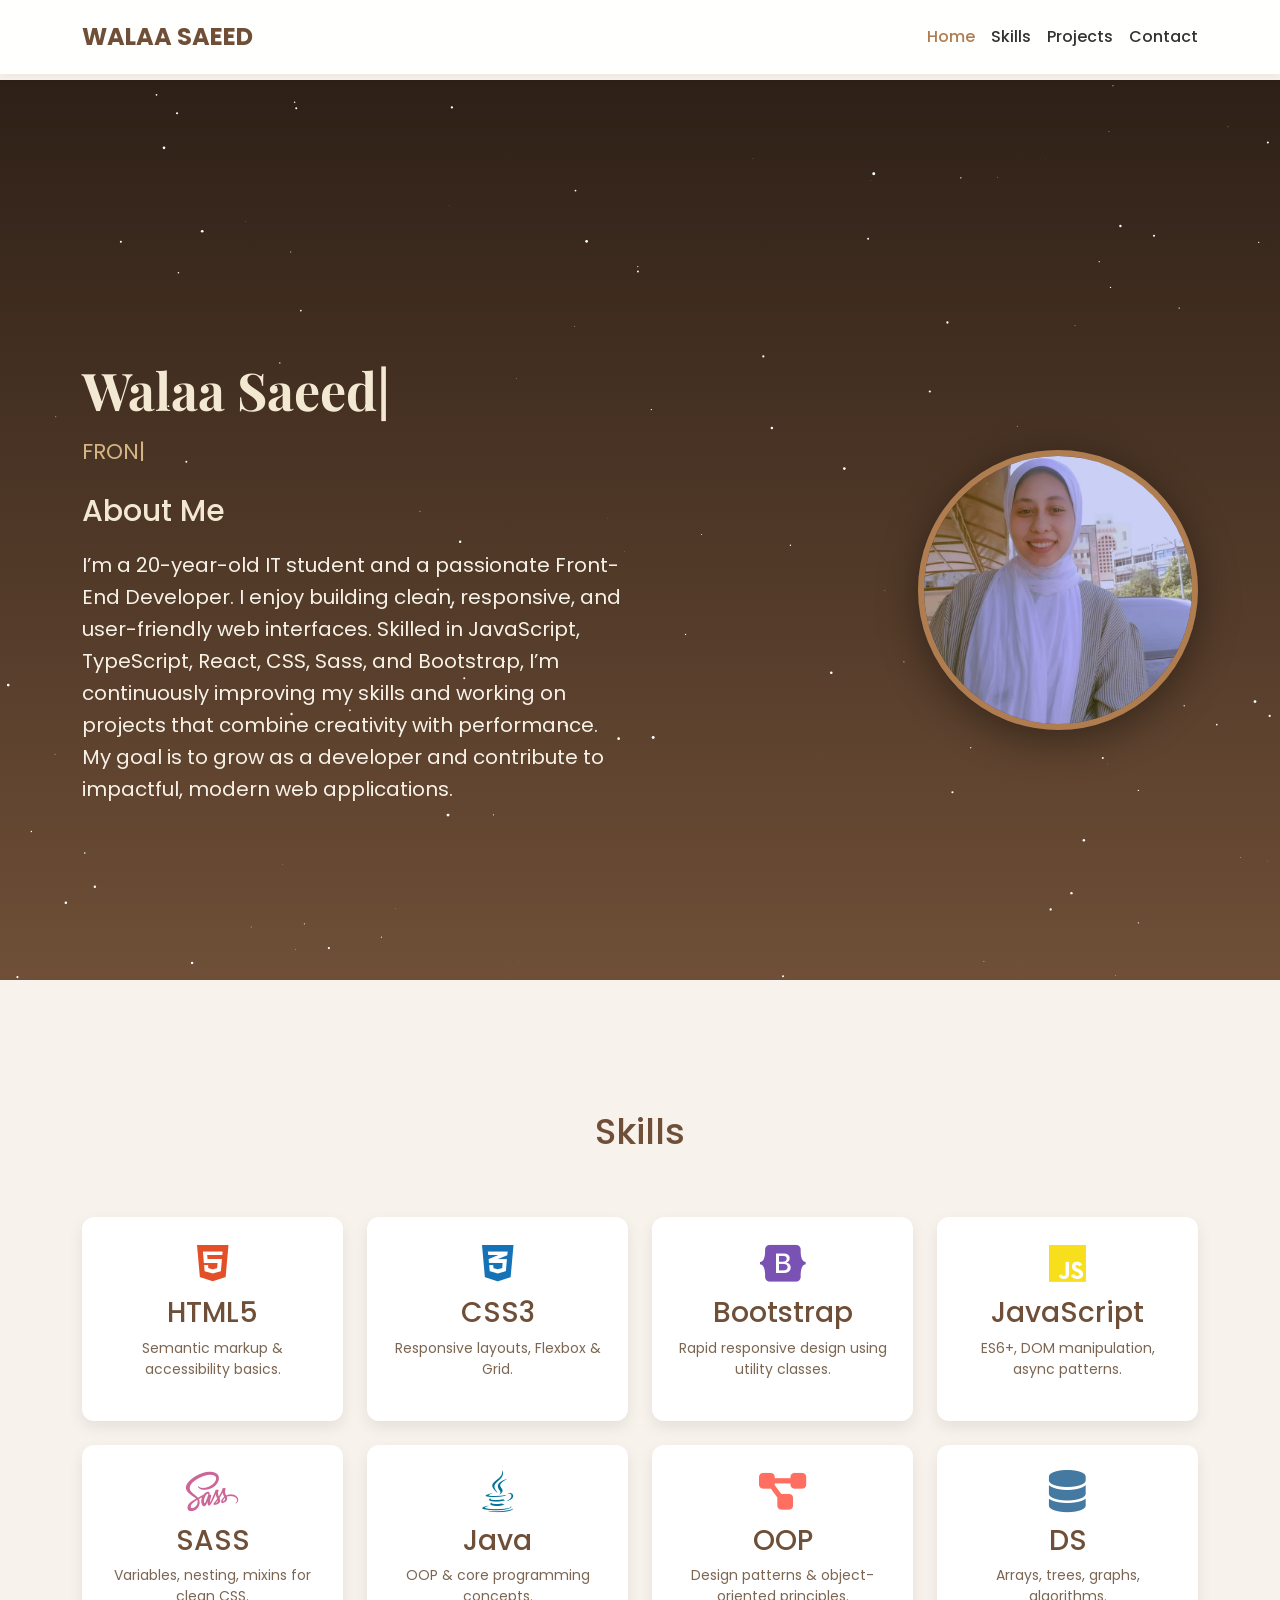
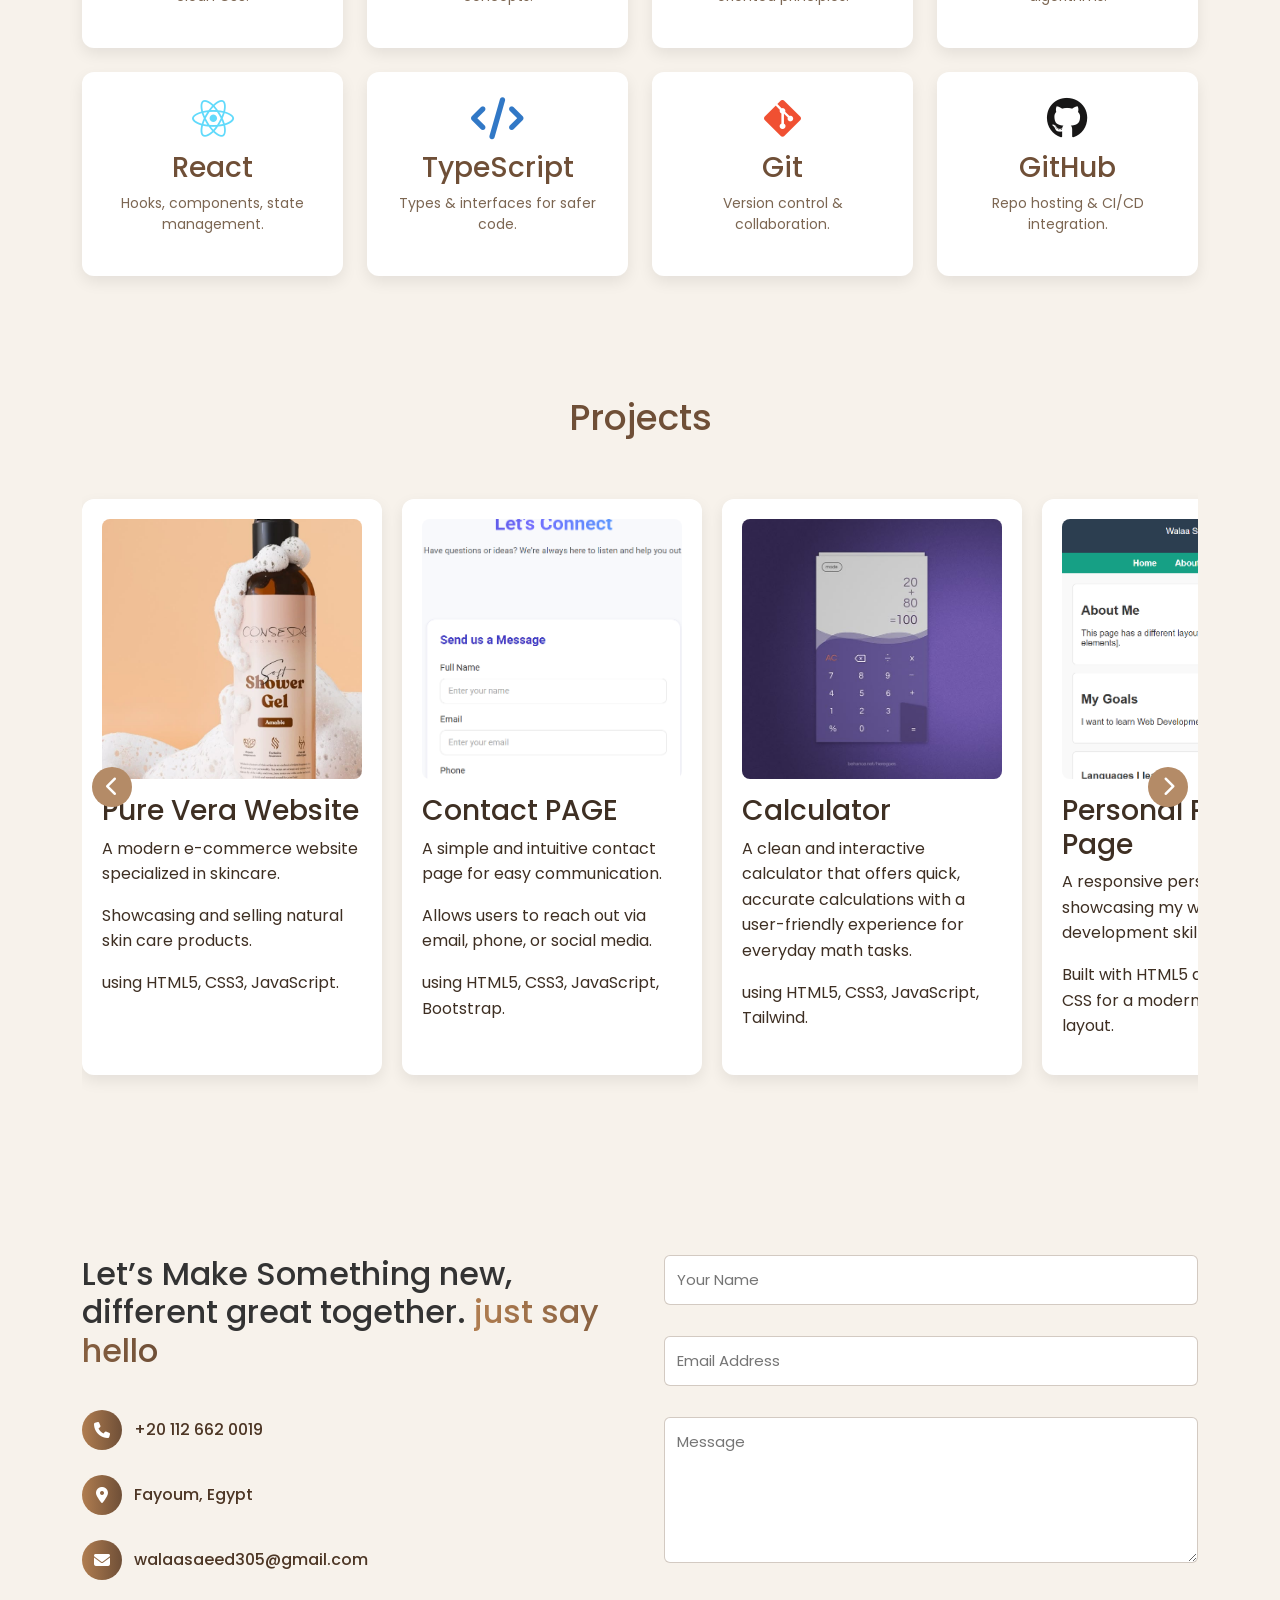
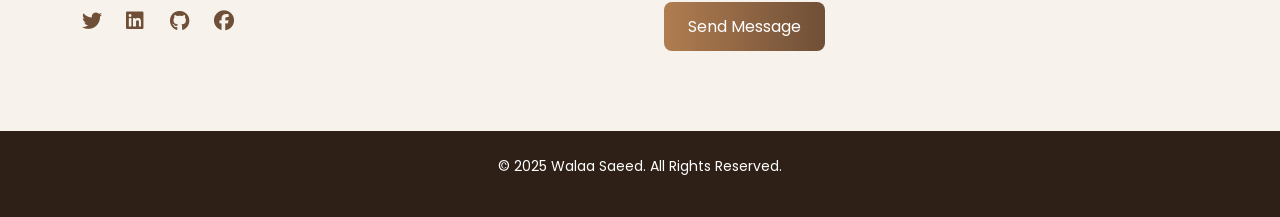
<file: index.html>
<!DOCTYPE html>
<html lang="en">
<head>
  <meta charset="utf-8" />
  <meta name="viewport" content="width=device-width,initial-scale=1" />
  <title>Walaa Saeed</title>
  <link href="https://fonts.googleapis.com/css2?family=Poppins:wght@400;600;700&family=Playfair+Display:wght@600;700&display=swap" rel="stylesheet">
  <link href="https://cdnjs.cloudflare.com/ajax/libs/font-awesome/6.5.0/css/all.min.css" rel="stylesheet">
  <link href="https://cdn.jsdelivr.net/npm/bootstrap@5.3.2/dist/css/bootstrap.min.css" rel="stylesheet">
  <link rel="stylesheet" href="style.css">
</head>
<body>

  <header class="header">
    <div class="container d-flex align-items-center justify-content-between">
      <div class="logo">WALAA SAEED</div>
      <nav class="navmenu">
        <ul class="d-flex gap-3 mb-0 flex-wrap">
          <li><a href="#hero" class="nav-link active">Home</a></li>
          <li><a href="#skills" class="nav-link">Skills</a></li>
          <li><a href="#projects" class="nav-link">Projects</a></li>
          <li><a href="#contact" class="nav-link">Contact</a></li>
        </ul>
      </nav>
    </div>
  </header>
  
  <section id="hero" class="hero" style="padding-top:120px;">
    <canvas id="stars"></canvas>
    <div class="container hero-content">
      <div class="row align-items-center gy-4">
        <div class="col-lg-6 text-lg-start text-center hero-left">
          <h1 class="name-heading">
            <span id="typed"></span><span id="cursor">|</span>
          </h1>
          <p class="subtitle"><span id="typed-sub"></span><span id="cursor-sub">|</span></p>
          <div class="about-me mt-4">
            <h4>About Me</h4>
            <p class="about-text">
              I’m a 20-year-old IT student and a passionate Front-End Developer.
              I enjoy building clean, responsive, and user-friendly web interfaces. Skilled in JavaScript, 
              TypeScript, React, CSS, Sass, and Bootstrap, I’m continuously improving my skills and working
              on projects that combine creativity with performance. My goal is to grow as a developer and contribute to
              impactful, modern web applications.
            </p>
          </div>
        </div>
        <div class="col-lg-6 d-flex justify-content-center justify-content-lg-end">
          <div class="profile-circle">
            <img src="images/personal_photo.jpg" alt="Walaa Saeed" id="profile-img">
            <div class="profile-ring"></div>
          </div>
        </div>
      </div>
    </div>
  </section>  
<section id="skills" class="section skills">
  <div class="container">
    <h2>Skills</h2>
    <div class="row g-4 mt-3">
      <div class="col-md-3 col-sm-6">
        <div class="skill-card">
          <i class="fab fa-html5" style="color:#E34F26"></i>
          <h3>HTML5</h3>
          <p>Semantic markup & accessibility basics.</p>
        </div>
      </div>
      <div class="col-md-3 col-sm-6">
        <div class="skill-card">
          <i class="fab fa-css3-alt" style="color:#1572B6"></i>
          <h3>CSS3</h3>
          <p>Responsive layouts, Flexbox & Grid.</p>
        </div>
      </div>
      <div class="col-md-3 col-sm-6">
        <div class="skill-card">
          <i class="fab fa-bootstrap" style="color:#7952B3"></i>
          <h3>Bootstrap</h3>
          <p>Rapid responsive design using utility classes.</p>
        </div>
      </div>
      <div class="col-md-3 col-sm-6">
        <div class="skill-card">
          <i class="fab fa-js" style="color:#F7DF1E"></i>
          <h3>JavaScript</h3>
          <p>ES6+, DOM manipulation, async patterns.</p>
        </div>
      </div>
      <div class="col-md-3 col-sm-6">
        <div class="skill-card">
          <i class="fab fa-sass" style="color:#CC6699"></i>
          <h3>SASS</h3>
          <p>Variables, nesting, mixins for clean CSS.</p>
        </div>
      </div>
      <div class="col-md-3 col-sm-6">
        <div class="skill-card">
          <i class="fab fa-java" style="color:#007396"></i>
          <h3>Java</h3>
          <p>OOP & core programming concepts.</p>
        </div>
      </div>
      <div class="col-md-3 col-sm-6">
        <div class="skill-card">
          <i class="fas fa-project-diagram" style="color:#FF6F61"></i>
          <h3>OOP</h3>
          <p>Design patterns & object-oriented principles.</p>
        </div>
      </div>
      <div class="col-md-3 col-sm-6">
        <div class="skill-card">
          <i class="fas fa-database" style="color:#4479A1"></i>
          <h3>DS</h3>
          <p>Arrays, trees, graphs, algorithms.</p>
        </div>
      </div>
      <div class="col-md-3 col-sm-6">
        <div class="skill-card">
          <i class="fab fa-react" style="color:#61DAFB"></i>
          <h3>React</h3>
          <p>Hooks, components, state management.</p>
        </div>
      </div>
      <div class="col-md-3 col-sm-6">
        <div class="skill-card">
          <i class="fas fa-code" style="color:#3178C6"></i>
          <h3>TypeScript</h3>
          <p>Types & interfaces for safer code.</p>
        </div>
      </div>
      <div class="col-md-3 col-sm-6">
        <div class="skill-card">
          <i class="fab fa-git-alt" style="color:#F05032"></i>
          <h3>Git</h3>
          <p>Version control & collaboration.</p>
        </div>
      </div>
      <div class="col-md-3 col-sm-6">
        <div class="skill-card">
          <i class="fab fa-github" style="color:#181717"></i>
          <h3>GitHub</h3>
          <p>Repo hosting & CI/CD integration.</p>
        </div>
      </div>
    </div>
  </div>
</section>

 <!-- Projects -->
 <section id="projects" class="section projects">
  <div class="container">
    <h2>Projects</h2>
    <div class="projects-wrapper">
      <button class="project-arrow left"><i class="fas fa-chevron-left"></i></button>
      <div class="projects-container">

        <div class="project-card">
          <a href="https://walaa20055.github.io/PureVera/">
            <img src="images/shower-gel.jpeg" alt="Project 1">
          </a>
          <h3>Pure Vera Website</h3>
          <p>A modern e-commerce website specialized in skincare.</p>
          <p>Showcasing and selling natural skin care products.</p>
          <p>using HTML5, CSS3, JavaScript.</p>
        </div>

        <div class="project-card">
          <a href="https://mohy-walid.github.io/Event/html/contact.html">
            <img src="images/contact.png" alt="Project 2">
          </a>
          <h3>Contact PAGE</h3>
          <p>A simple and intuitive contact page for easy communication.</p>
          <p>Allows users to reach out via email, phone, or social media.</p>
          <p>using HTML5, CSS3, JavaScript, Bootstrap.</p>
        </div>

        <div class="project-card">
          <a href=" https://walaa20055.github.io/Calculator/">
            <img src="images/Calculator.jpeg" alt="Project 3">
          </a>
          <h3>Calculator</h3>
          <p>A clean and interactive calculator that offers quick, accurate calculations with a user-friendly experience for everyday math tasks.</p>
          <p>using HTML5, CSS3, JavaScript, Tailwind.</p>

        </div>

        <div class="project-card">
          <a href="Tasks/HTML-Layout.html">
            <img src="images/page.png" alt="Project 4">
          </a>
          <h3>Personal Portfolio Page</h3>
          <p>A responsive personal website showcasing my web development skills.</p>
          <p>Built with HTML5 and styled with CSS for a modern, user-friendly layout.</p>


        </div>

        <div class="project-card">
          <a href="https://walaa20055.github.io/TO-DO-LIST/">
            <img src="images/To-Do.png" alt="Project 5">
          </a>
          <h3>To-Do List </h3>
          <p>Interactive to-do list for scheduling tasks with date, time, and countdown tracking.</p>
          <p>Built with HTML, CSS, and JavaScript using responsive, professional card-style design.</p>

        </div>

        <div class="project-card">
          <a href="Tasks/index.html">
            <img src="images/UI-UX.png" alt="Project 6">
          </a>
          <h3>Photo Gallery & UI Elements</h3>
          <p>Interactive web page with a photo gallery and animated UI components.</p>
          <p>Built with HTML, CSS, and JavaScript for responsive and dynamic user experience.</p>          

        </div>

      </div>
      <button class="project-arrow right"><i class="fas fa-chevron-right"></i></button>
    </div>
  </div>
</section>

<section id="contact" class="contact-section">
  <div class="container">
    <div class="row g-5 align-items-start">
      <div class="col-lg-6 contact-info">
        <h2>Let’s Make Something new, different great together. <span class="highlight">just say hello</span></h2>
        <ul class="contact-list">
          <li><i class="fas fa-phone contact-icon"></i> <span>+20 112 662 0019</span></li>
          <li><i class="fas fa-map-marker-alt contact-icon"></i> <span>Fayoum, Egypt</span></li>
          <li><i class="fas fa-envelope contact-icon"></i> <span>walaasaeed305@gmail.com</span></li>
        </ul>
        <div class="social-icons">
          <a href="https://x.com/i/flow/login" target="_blank"><i class="fab fa-twitter"></i></a>
          <a href="https://www.linkedin.com/in/walaa-saeed-79a734290/" target="_blank"><i class="fab fa-linkedin"></i></a>
          <a href="https://github.com/walaa20055" target="_blank"><i class="fab fa-github"></i></a>
          <a href="https://www.facebook.com/walaasaeed.2005" target="_blank"><i class="fab fa-facebook"></i></a>
        </div>
      </div>
      <div class="col-lg-6">
        <form class="contact-form">
          <div class="mb-3"><input type="text" name="name" placeholder="Your Name" required></div>
          <div class="mb-3"><input type="email" name="email" placeholder="Email Address" required></div>
          <div class="mb-3"><textarea name="message" rows="5" placeholder="Message" required></textarea></div>
          <button type="submit" class="btn-send">Send Message</button>
        </form>
      </div>
    </div>
  </div>
</section>

<footer class="footer text-center py-4">
  <p>© 2025 Walaa Saeed. All Rights Reserved.</p>
</footer>

<script src="script.js"></script>
<script src="https://cdn.jsdelivr.net/npm/bootstrap@5.3.2/dist/js/bootstrap.bundle.min.js"></script>
</body>
</html>
</file>
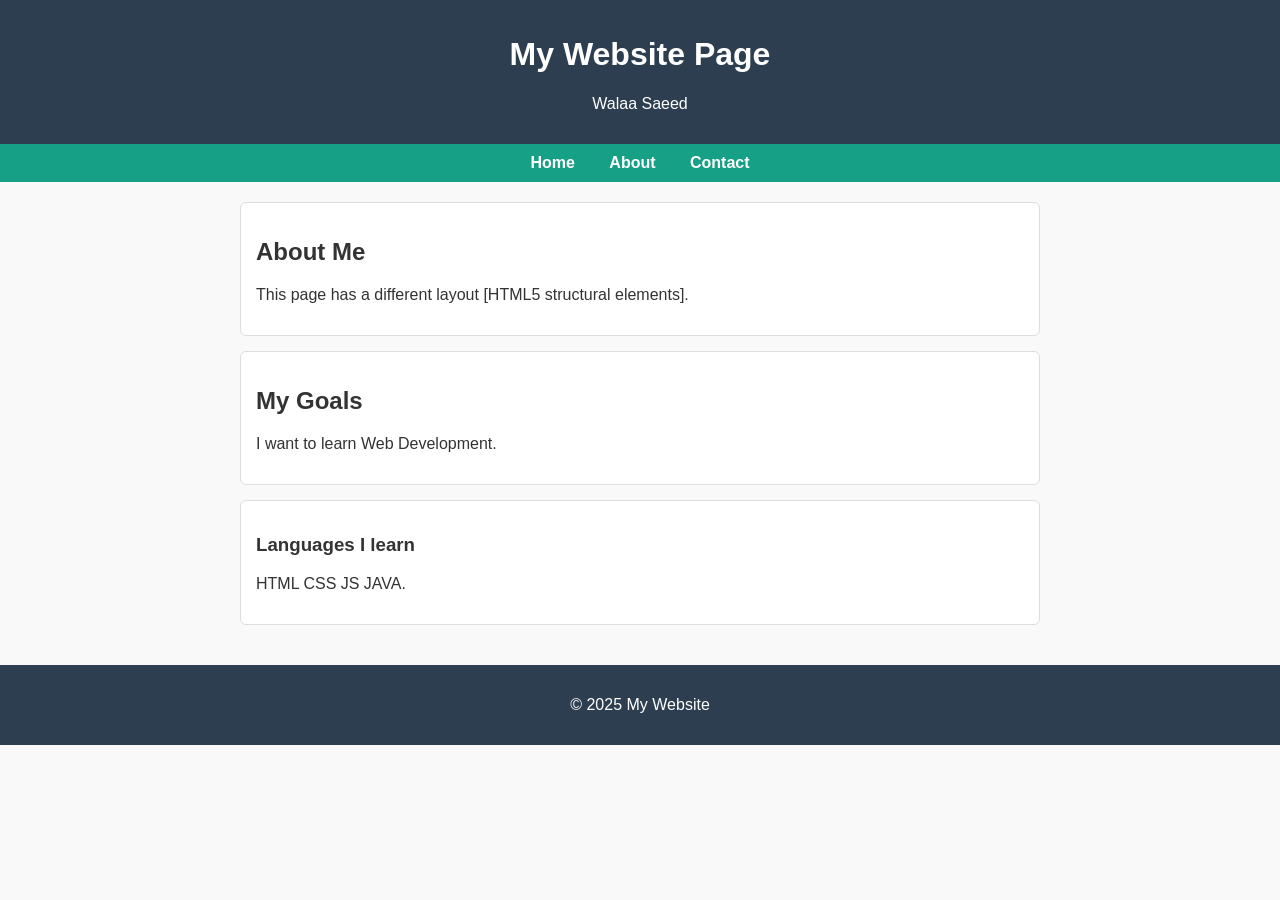
<file: Tasks/HTML-Layout.html>
<!DOCTYPE html>
<html lang="en">
<head>
  <meta charset="UTF-8">
  <title>HTML5 Layout</title>
  <style>
    body {
      font-family: Arial, sans-serif;
      margin: 0;
      background: #f9f9f9;
      color: #333;
    }

    header, footer {
      background: #2c3e50;
      color: #fff;
      text-align: center;
      padding: 15px;
    }

    nav {
      background: #16a085;
      padding: 10px;
      text-align: center;
    }

    nav a {
      color: white;
      text-decoration: none;
      margin: 0 15px;
      font-weight: bold;
    }
    nav a:hover {
      text-decoration: underline;
    }

    main {
      padding: 20px;
      max-width: 800px;
      margin: auto;
    }

    article {
      background: #fff;
      padding: 15px;
      border: 1px solid #ddd;
      border-radius: 6px;
      margin-bottom: 15px;
    }

    aside {
      background: #ffffff;
      border: 1px solid #ddd;
      padding: 15px;
      border-radius: 6px;
      margin-top: 15px;
    }

    footer {
      margin-top: 20px;
    }
  </style>
</head>
<body>
  <header>
    <h1>My Website Page</h1>
    <p>Walaa Saeed</p>
  </header>

  <nav>
    <a href="#"> Home</a>
    <a href="#"> About</a>
    <a href="#"> Contact</a>
  </nav>

  <main>
    <section>
      <article>
        <h2>About Me</h2>
        <p>This page has a different layout [HTML5 structural elements].</p>
      </article>

      <article>
        <h2>My Goals</h2>
        <p>I want to learn Web Development.</p>
      </article>
    </section>

    <aside>
      <h3>Languages I learn</h3>
      <p>HTML CSS JS JAVA.</p>
    </aside>
  </main>

  <footer>
    <p>&copy; 2025 My Website</p>
  </footer>
</body>
</html>
</file>
<file: style.css>
/* ==========================
   Global Styles
========================== */
* {
  margin: 0;
  padding: 0;
  box-sizing: border-box;
}

body {
  font-family: 'Poppins', sans-serif;
  line-height: 1.6;
  scroll-behavior: smooth;
  color: #333;
  background-color: #f7f2eb;
}

/* ==========================
   Header
========================== */
.header {
  position: fixed;
  top: 0;
  width: 100%;
  padding: 18px 60px;
  background: rgba(255, 255, 255, 0.95);
  box-shadow: 0 2px 10px rgba(0, 0, 0, 0.06);
  z-index: 1000;
  display: flex;
  justify-content: space-between;
  align-items: center;
}

.logo {
  font-weight: 700;
  font-size: 24px;
  color: #6f4f37;
}

.navmenu ul {
  list-style: none;
  display: flex;
  gap: 24px;
}

.navmenu a {
  text-decoration: none;
  color: #333;
  font-weight: 500;
  transition: 0.3s;
}

.navmenu a:hover,
.navmenu a.active {
  color: #b07d50;
}

/* ==========================
   Hero Section
========================== */
.hero {
  position: relative;
  padding-top: 120px;
  background: linear-gradient(180deg, #2e2017 0%, #6f4f37 100%);
  color: #fff;
  height: 100vh;
  display: flex;
  align-items: center;
  padding-top: 80px;
}

#stars {
  position: absolute;
  top: 0;
  left: 0;
  width: 100%;
  height: 100%;
  z-index: 0;
}

.hero-content {
  position: relative;
  z-index: 1;
  width: 100%;
}

.name-heading {
  font-size: 52px;
  font-weight: 700;
  font-family: 'Playfair Display', serif;
  color: #f3e9d2;
}

.subtitle {
  font-size: 22px;
  color: #d4b483;
  margin-top: 12px;
}

#cursor,
#cursor-sub {
  animation: blink 1s steps(2, start) infinite;
}

@keyframes blink {
  to {
    visibility: hidden;
  }
}

/* ==========================
   About Me Animation
========================== */
.about-me {
  margin-top: 40px;
  font-size: 20px;
}

.about-me h4 {
  font-size: 30px;
  color: #f3e9d2;
  margin-bottom: 20px;
}

.about-me .about-text {
  opacity: 0;
  transform: translateX(-80px);
  transition: 3s;
  color: #f7f2e7;
}

.about-me .about-text.visible {
  opacity: 1;
  transform: translateX(0);
}

/* ==========================
   Profile Image
========================== */
.profile-circle {
  width: 280px;
  height: 280px;
  border-radius: 50%;
  overflow: hidden;
  display: flex;
  align-items: center;
  justify-content: center;
  border: 6px solid #b07d50;
  box-shadow: 0 10px 40px rgba(0, 0, 0, 0.4);
}

#profile-img {
  width: 100%;
  height: 100%;
  object-fit: cover;
}

/* ==========================
   Sections
========================== */
.section {
  padding: 80px 20px;
  background: #f7f2eb;
  color: #3e2f23;
}

.section h2 {
  text-align: center;
  font-size: 36px;
  margin-bottom: 40px;
  color: #6f4f37;
}

/* ==========================
   Skills Section
========================== */
.skills {
  margin-top: 50px;
  padding-bottom: 40px;
}

.skill-card {
  background: #fff;
  border-radius: 12px;
  padding: 25px;
  box-shadow: 0 6px 15px rgba(0, 0, 0, 0.08);
  text-align: center;
  transition: 0.3s transform, 0.3s box-shadow;
  cursor: pointer;
  height: 100%;
}

.skill-card:hover {
  transform: translateY(-8px);
  box-shadow: 0 10px 25px rgba(0, 0, 0, 0.15);
}

.skill-card i {
  font-size: 42px;
  margin-bottom: 12px;
}

.skill-card h3 {
  margin-bottom: 8px;
  color: #6f4f37;
}

.skill-card p {
  font-size: 14px;
  color: #7c6652;
  line-height: 1.5;
}

/* ==========================
   Projects Section
========================== */
.projects-wrapper {
  position: relative;
  width: 100%;
  overflow: hidden;
  padding: 20px 0;
}

.projects-container {
  display: flex;
  transition: transform 0.5s ease-in-out;
  will-change: transform;
  gap: 20px; 
}

.project-card {
  flex: 0 0 300px; 
  background: #fff;
  border-radius: 12px;
  padding: 20px;
  box-shadow: 0 6px 15px rgba(0,0,0,0.08);
  transition: transform 0.25s ease, box-shadow 0.25s ease;
  cursor: pointer;
  display: flex;
  flex-direction: column;
}

.project-card img {
  width: 100%;
  height: 260px;     
  object-fit: cover;
  border-radius: 8px;
  margin-bottom: 15px;
}

.project-card-content {
  flex: 1;
}


.project-card:hover {
  transform: translateY(-8px) scale(1.03);
  box-shadow: 0 10px 20px rgba(0,0,0,0.12);
}

.project-card:active {
  transform: translateY(-5px) scale(0.97);
}

.project-arrow {
  position: absolute;
  top: 50%;
  transform: translateY(-50%);
  background: #b48b67;
  color: #fff;
  border: none;
  border-radius: 50%;
  width: 40px;
  height: 40px;
  font-size: 20px;
  cursor: pointer;
  z-index: 5;
  display: flex;
  align-items: center;
  justify-content: center;
  transition: background 0.3s ease;
}

.project-arrow:hover {
  background: #8c6647;
}

.project-arrow.left {
  left: 10px;
}

.project-arrow.right {
  right: 10px;
}

@media (max-width: 992px) {
  .project-card {
    flex: 0 0 85%;
  }
}

@media (max-width: 576px) {
  .project-card {
    flex: 0 0 95%;
  }
}

/* ==========================
   Contact Section
========================== */
.contact-section {
  background: #f7f2eb;
  padding: 80px 20px;
}

.contact-section .highlight {
  background: linear-gradient(90deg, #b07d50, #6f4f37);
  -webkit-background-clip: text;
  -webkit-text-fill-color: transparent;
}

.contact-list {
  margin-top: 40px;
  list-style: none;
  padding-left: 0;
}

.contact-list li {
  margin-bottom: 25px;
  display: flex;
  align-items: center;
  gap: 12px;
  color: #4d3625;
  font-weight: 500;
}

.contact-icon {
  color: #fff;
  background: linear-gradient(90deg, #b07d50, #6f4f37);
  padding: 10px;
  border-radius: 50%;
  width: 40px;
  height: 40px;
  display: flex;
  align-items: center;
  justify-content: center;
}

.social-icons {
  margin-top: 22px;
}

.social-icons a {
  display: inline-block;
  margin-right: 20px;
  height: 20px;
  width: 20px;
  color: #6f4f37;
  font-size: 20px;
  transition: 0.3s;
}

.social-icons a:hover {
  color: #b07d50;
}

/* Contact form */
.contact-form input,
.contact-form textarea {
  width: 100%;
  padding: 12px;
  border: 1px solid rgba(111, 79, 55, 0.3);
  border-radius: 6px;
  font-size: 15px;
  color: #3e2f23;
  background: #fff;
  margin-bottom: 15px;
}

.contact-form input:focus,
.contact-form textarea:focus {
  outline: none;
  border-color: #b07d50;
  box-shadow: 0 0 6px rgba(176, 125, 80, 0.3);
}

.btn-send {
  padding: 12px 24px;
  background: linear-gradient(90deg, #b07d50, #6f4f37);
  color: #fff;
  border: none;
  border-radius: 8px;
  cursor: pointer;
  transition: 0.3s;
}

.btn-send:hover {
  background: linear-gradient(90deg, #8d623f, #4d3625);
}

/* ==========================
   Footer
========================== */
.footer {
  background: #2e2017;
  color: #fff;
  font-size: 14px;
  text-align: center;
  padding: 20px 0;
}

/* ==========================
   Responsive
========================== */
@media (max-width: 991px) {
  .header {
    padding: 12px 24px;
  }

  .name-heading {
    font-size: 40px;
  }

  .profile-circle {
    width: 230px;
    height: 230px;
  }

  .projects-container {
    flex-wrap: nowrap;
  }

  .project-card {
    min-width: 80%;
    max-width: 80%;
  }

  .project-arrow.left {
    left: -10px;
  }

  .project-arrow.right {
    right: -10px;
  }
}
#hero {
  margin-top: 80px;
}

@media (max-width: 768px) {
  #hero {
    margin-top: 100px;
  }
}
</file>
